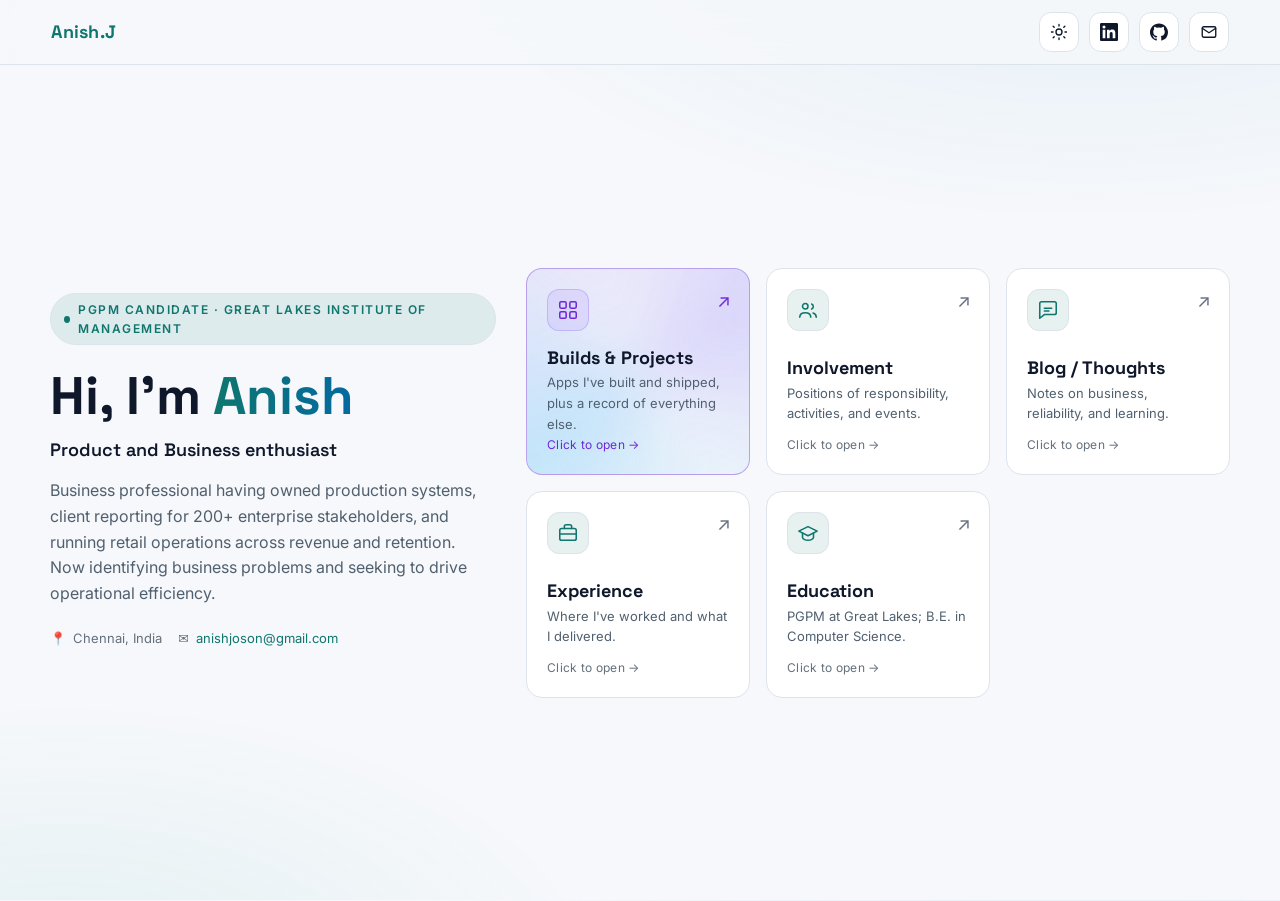
<file: index.html>
<!DOCTYPE html>
<html lang="en">
<head>
  <meta charset="UTF-8">
  <meta name="viewport" content="width=device-width, initial-scale=1.0">
  <title>Anish J — Portfolio</title>
  <meta name="description" content="Anish J — Product and Business enthusiast, PGPM candidate at Great Lakes. Builds, experience, education and thoughts.">
  <link rel="icon" type="image/png" href="loading-bar.png">
  <link rel="preconnect" href="https://fonts.googleapis.com">
  <link rel="preconnect" href="https://fonts.gstatic.com" crossorigin>
  <link href="https://fonts.googleapis.com/css2?family=Inter:wght@400;500;600;700;800&family=Space+Grotesk:wght@500;600;700&display=swap" rel="stylesheet">
  <link rel="stylesheet" href="styles.css">
  <link rel="alternate" type="application/rss+xml" title="Anish J — Thoughts" href="feed.xml">
  <script>(function(){try{var t=localStorage.getItem('theme');if(!t){t=(window.matchMedia&&window.matchMedia('(prefers-color-scheme: light)').matches)?'light':'dark';}if(t==='light')document.documentElement.setAttribute('data-theme','light');}catch(e){}})();</script>
</head>
<body class="home">

  <!-- Top bar with hover-preview tabs -->
  <header class="topbar">
    <div class="wrap topbar-inner">
      <a class="brand" href="index.html">Anish<span class="dot">.</span>J</a>
      <div class="topbar-cta">
        <button class="theme-toggle" type="button" aria-label="Toggle theme">
          <span class="ic-moon"><svg viewBox="0 0 24 24" fill="none" stroke="currentColor" stroke-width="1.8" stroke-linecap="round" stroke-linejoin="round"><path d="M21 12.8A9 9 0 1 1 11.2 3a7 7 0 0 0 9.8 9.8z"/></svg></span>
          <span class="ic-sun"><svg viewBox="0 0 24 24" fill="none" stroke="currentColor" stroke-width="1.8" stroke-linecap="round" stroke-linejoin="round"><circle cx="12" cy="12" r="4"/><path d="M12 2v2M12 20v2M4 12H2M22 12h-2M5.6 5.6 4.2 4.2M19.8 19.8l-1.4-1.4M18.4 5.6l1.4-1.4M4.2 19.8l1.4-1.4"/></svg></span>
        </button>
        <a class="icon-btn" href="https://www.linkedin.com/in/anish-j-" target="_blank" rel="noopener" aria-label="LinkedIn" title="LinkedIn"><svg viewBox="0 0 24 24" fill="currentColor" aria-hidden="true"><path d="M20.45 20.45h-3.56v-5.57c0-1.33-.03-3.04-1.85-3.04-1.86 0-2.14 1.45-2.14 2.94v5.67H9.34V9h3.42v1.56h.05c.48-.9 1.64-1.85 3.37-1.85 3.6 0 4.27 2.37 4.27 5.45v6.29zM5.34 7.43a2.07 2.07 0 1 1 0-4.14 2.07 2.07 0 0 1 0 4.14zM7.12 20.45H3.56V9h3.56v11.45zM22.22 0H1.77C.79 0 0 .77 0 1.72v20.56C0 23.23.79 24 1.77 24h20.45c.98 0 1.78-.77 1.78-1.72V1.72C24 .77 23.2 0 22.22 0z"/></svg></a>
        <a class="icon-btn" href="https://github.com/anish-site" target="_blank" rel="noopener" aria-label="GitHub" title="GitHub"><svg viewBox="0 0 24 24" fill="currentColor" aria-hidden="true"><path d="M12 .5C5.37.5 0 5.78 0 12.29c0 5.2 3.44 9.6 8.21 11.16.6.11.82-.25.82-.56v-2.1c-3.34.71-4.04-1.6-4.04-1.6-.55-1.36-1.34-1.72-1.34-1.72-1.09-.73.08-.72.08-.72 1.2.08 1.84 1.21 1.84 1.21 1.07 1.79 2.81 1.27 3.5.97.11-.76.42-1.27.76-1.56-2.67-.3-5.47-1.31-5.47-5.84 0-1.29.47-2.34 1.24-3.17-.12-.3-.54-1.52.12-3.18 0 0 1.01-.32 3.3 1.21a11.5 11.5 0 0 1 6 0c2.29-1.53 3.3-1.21 3.3-1.21.66 1.66.24 2.88.12 3.18.77.83 1.24 1.88 1.24 3.17 0 4.54-2.81 5.53-5.49 5.83.43.37.81 1.1.81 2.22v3.29c0 .31.21.68.82.56A12.02 12.02 0 0 0 24 12.29C24 5.78 18.63.5 12 .5z"/></svg></a>
        <a class="icon-btn" href="mailto:anishjoson@gmail.com" aria-label="Email" title="Email"><svg viewBox="0 0 24 24" fill="none" stroke="currentColor" stroke-width="1.8" stroke-linecap="round" stroke-linejoin="round" aria-hidden="true"><rect x="3" y="5" width="18" height="14" rx="2"/><path d="m3 7 9 6 9-6"/></svg></a>
      </div>
    </div>
  </header>

  <!-- Single-view stage -->
  <main class="stage">
    <div class="wrap stage-grid">

      <!-- Identity -->
      <section class="identity">
        <span class="eyebrow"><span class="pulse"></span> <span id="status"></span></span>
        <h1>Hi, I'm <span class="grad" id="firstname"></span></h1>
        <p class="role" id="role"></p>
        <p class="tagline" id="tagline"></p>
        <div class="meta">
          <span>📍 <span id="location"></span></span>
          <span>✉ <a id="emaillink" href="#"></a></span>
        </div>
      </section>

      <!-- Bento grid of tiles -->
      <section class="bento" id="bento" aria-label="Portfolio sections"><!-- rendered by JS --></section>

    </div>
  </main>

  <script src="data.js"></script>
  <script src="ui.js"></script>
  <script>
    (function (global) {
      var p = PORTFOLIO.profile;
      var S = PORTFOLIO.sections;
      var order = PORTFOLIO.order;

      // Identity
      document.getElementById('status').textContent = p.status;
      document.getElementById('firstname').textContent = p.name.split(' ')[0];
      document.getElementById('role').textContent = p.role;
      document.getElementById('tagline').textContent = p.tagline;
      document.getElementById('location').textContent = p.location;
      var em = document.getElementById('emaillink');
      em.textContent = p.email; em.href = 'mailto:' + p.email;

      // Bento tiles
      var bentoEl = document.getElementById('bento');
      bentoEl.innerHTML = order.map(function (key) {
        var s = S[key];
        return '' +
          '<a class="tile' + (key === 'builds' ? ' tile-builds' : '') + '" href="detail.html?s=' + key + '" aria-label="Open ' + s.label + '">' +
            '<span class="tile-arrow">↗</span>' +
            '<span class="tile-ico">' + s.icon + '</span>' +
            '<div>' +
              '<h3>' + s.label + '</h3>' +
              '<p class="tile-tag">' + s.tagline + '</p>' +
            '</div>' +
            '<span class="tile-hint">Click to open →</span>' +
          '</a>';
      }).join('');

      // Mild "magic": tiles lean toward the cursor, with a glow that follows it
      var fine = !window.matchMedia || window.matchMedia('(hover: hover) and (pointer: fine)').matches;
      var calm = window.matchMedia && window.matchMedia('(prefers-reduced-motion: reduce)').matches;
      if (fine) {
        Array.prototype.forEach.call(bentoEl.querySelectorAll('.tile'), function (t) {
          t.addEventListener('pointermove', function (e) {
            var r = t.getBoundingClientRect();
            var px = (e.clientX - r.left) / r.width;
            var py = (e.clientY - r.top) / r.height;
            t.style.setProperty('--mx', (px * 100).toFixed(1) + '%');
            t.style.setProperty('--my', (py * 100).toFixed(1) + '%');
            if (!calm) {
              t.style.setProperty('--ry', ((px - 0.5) * 6).toFixed(2) + 'deg');
              t.style.setProperty('--rx', ((0.5 - py) * 6).toFixed(2) + 'deg');
            }
          });
          t.addEventListener('pointerleave', function () {
            t.style.setProperty('--rx', '0deg');
            t.style.setProperty('--ry', '0deg');
          });
        });
      }
    })(window);
  </script>
  <script src="theme.js"></script>
</body>
</html>
</file>
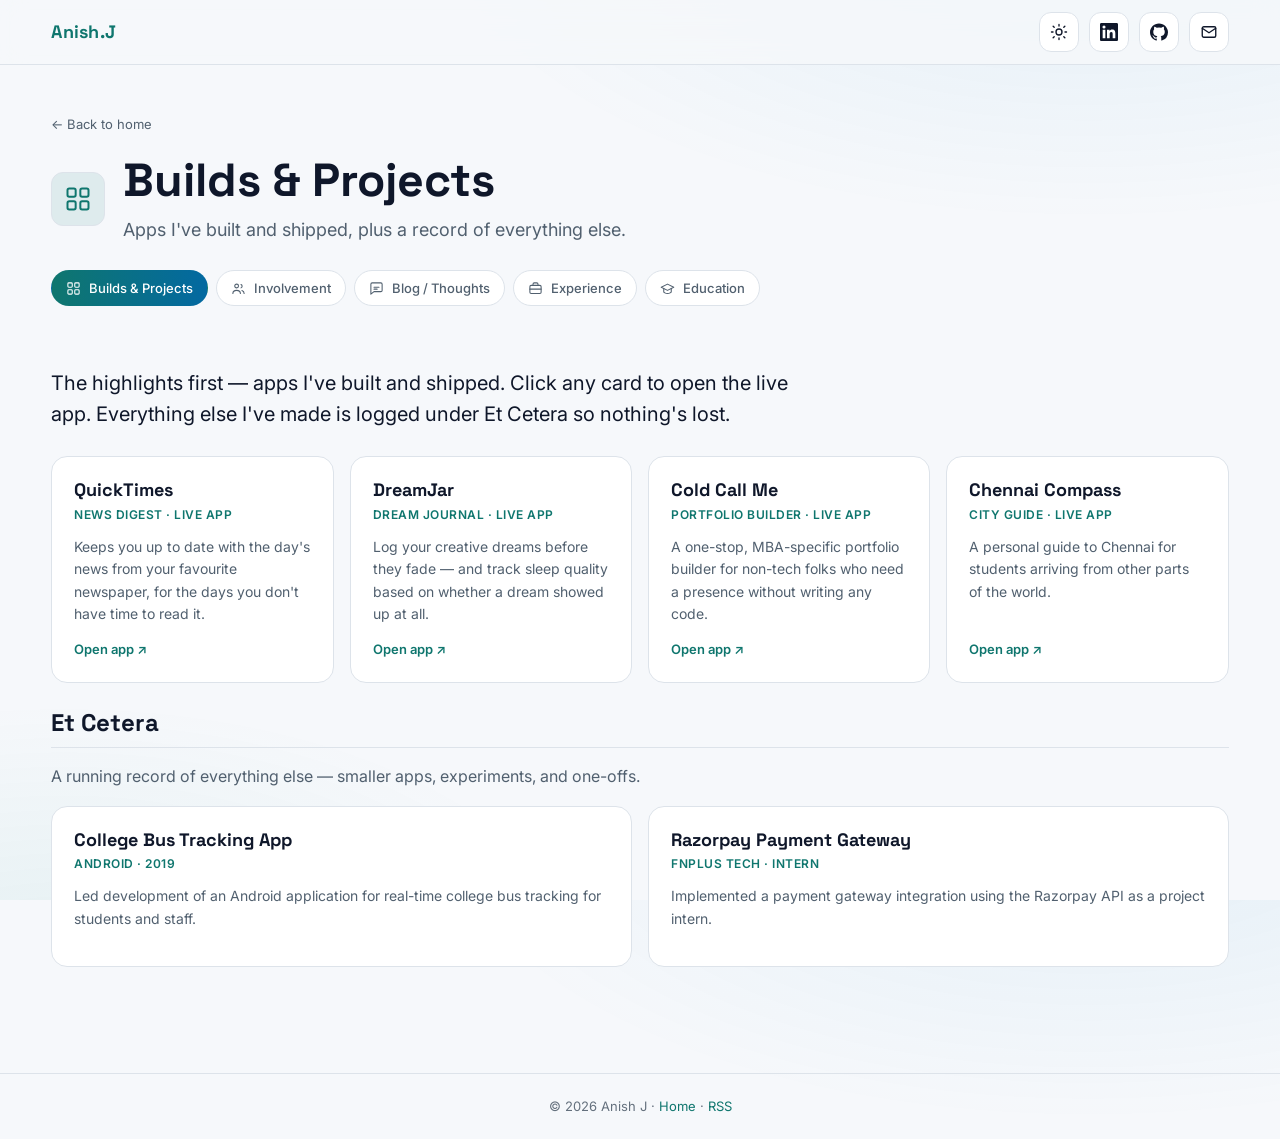
<file: detail.html>
<!DOCTYPE html>
<html lang="en">
<head>
  <meta charset="UTF-8">
  <meta name="viewport" content="width=device-width, initial-scale=1.0">
  <title>Anish J — Detail</title>
  <meta name="description" content="Detailed view — Anish J portfolio.">
  <link rel="icon" type="image/png" href="loading-bar.png">
  <link rel="preconnect" href="https://fonts.googleapis.com">
  <link rel="preconnect" href="https://fonts.gstatic.com" crossorigin>
  <link href="https://fonts.googleapis.com/css2?family=Inter:wght@400;500;600;700;800&family=Space+Grotesk:wght@500;600;700&display=swap" rel="stylesheet">
  <link rel="stylesheet" href="styles.css">
  <link rel="alternate" type="application/rss+xml" title="Anish J — Thoughts" href="feed.xml">
  <script>(function(){try{var t=localStorage.getItem('theme');if(!t){t=(window.matchMedia&&window.matchMedia('(prefers-color-scheme: light)').matches)?'light':'dark';}if(t==='light')document.documentElement.setAttribute('data-theme','light');}catch(e){}})();</script>
</head>
<body class="detail">

  <header class="topbar">
    <div class="wrap topbar-inner">
      <a class="brand" href="index.html">Anish<span class="dot">.</span>J</a>
      <div class="topbar-cta">
        <button class="theme-toggle" type="button" aria-label="Toggle theme">
          <span class="ic-moon"><svg viewBox="0 0 24 24" fill="none" stroke="currentColor" stroke-width="1.8" stroke-linecap="round" stroke-linejoin="round"><path d="M21 12.8A9 9 0 1 1 11.2 3a7 7 0 0 0 9.8 9.8z"/></svg></span>
          <span class="ic-sun"><svg viewBox="0 0 24 24" fill="none" stroke="currentColor" stroke-width="1.8" stroke-linecap="round" stroke-linejoin="round"><circle cx="12" cy="12" r="4"/><path d="M12 2v2M12 20v2M4 12H2M22 12h-2M5.6 5.6 4.2 4.2M19.8 19.8l-1.4-1.4M18.4 5.6l1.4-1.4M4.2 19.8l1.4-1.4"/></svg></span>
        </button>
        <a class="icon-btn" href="https://www.linkedin.com/in/anish-j-" target="_blank" rel="noopener" aria-label="LinkedIn" title="LinkedIn"><svg viewBox="0 0 24 24" fill="currentColor" aria-hidden="true"><path d="M20.45 20.45h-3.56v-5.57c0-1.33-.03-3.04-1.85-3.04-1.86 0-2.14 1.45-2.14 2.94v5.67H9.34V9h3.42v1.56h.05c.48-.9 1.64-1.85 3.37-1.85 3.6 0 4.27 2.37 4.27 5.45v6.29zM5.34 7.43a2.07 2.07 0 1 1 0-4.14 2.07 2.07 0 0 1 0 4.14zM7.12 20.45H3.56V9h3.56v11.45zM22.22 0H1.77C.79 0 0 .77 0 1.72v20.56C0 23.23.79 24 1.77 24h20.45c.98 0 1.78-.77 1.78-1.72V1.72C24 .77 23.2 0 22.22 0z"/></svg></a>
        <a class="icon-btn" href="https://github.com/anish-site" target="_blank" rel="noopener" aria-label="GitHub" title="GitHub"><svg viewBox="0 0 24 24" fill="currentColor" aria-hidden="true"><path d="M12 .5C5.37.5 0 5.78 0 12.29c0 5.2 3.44 9.6 8.21 11.16.6.11.82-.25.82-.56v-2.1c-3.34.71-4.04-1.6-4.04-1.6-.55-1.36-1.34-1.72-1.34-1.72-1.09-.73.08-.72.08-.72 1.2.08 1.84 1.21 1.84 1.21 1.07 1.79 2.81 1.27 3.5.97.11-.76.42-1.27.76-1.56-2.67-.3-5.47-1.31-5.47-5.84 0-1.29.47-2.34 1.24-3.17-.12-.3-.54-1.52.12-3.18 0 0 1.01-.32 3.3 1.21a11.5 11.5 0 0 1 6 0c2.29-1.53 3.3-1.21 3.3-1.21.66 1.66.24 2.88.12 3.18.77.83 1.24 1.88 1.24 3.17 0 4.54-2.81 5.53-5.49 5.83.43.37.81 1.1.81 2.22v3.29c0 .31.21.68.82.56A12.02 12.02 0 0 0 24 12.29C24 5.78 18.63.5 12 .5z"/></svg></a>
        <a class="icon-btn" href="mailto:anishjoson@gmail.com" aria-label="Email" title="Email"><svg viewBox="0 0 24 24" fill="none" stroke="currentColor" stroke-width="1.8" stroke-linecap="round" stroke-linejoin="round" aria-hidden="true"><rect x="3" y="5" width="18" height="14" rx="2"/><path d="m3 7 9 6 9-6"/></svg></a>
      </div>
    </div>
  </header>

  <main class="wrap">
    <div class="detail-head">
      <a class="crumb" href="index.html">← Back to home</a>
      <div class="d-titlerow">
        <div class="d-ico" id="d-ico"></div>
        <div>
          <h1 id="d-title"></h1>
          <p class="d-tagline" id="d-tagline"></p>
        </div>
      </div>
      <nav class="section-nav" id="section-nav"><!-- rendered by JS --></nav>
    </div>
    <div class="detail-body" id="detail-body"><!-- rendered by JS --></div>
  </main>

  <footer class="foot">
    <div class="wrap">© <span id="year"></span> Anish J · <a href="index.html">Home</a> · <a href="feed.xml">RSS</a></div>
  </footer>

  <script src="config.js"></script>
  <script src="data.js"></script>
  <script src="ui.js"></script>
  <script src="blog.js"></script>
  <script src="builds.js"></script>
  <script>
    (function (global) {
      var S = PORTFOLIO.sections;
      var order = PORTFOLIO.order;

      // ---- pick section from URL ----
      var params = new URLSearchParams(window.location.search);
      var key = params.get('s');
      if (!key || !S[key]) key = order[0];
      var sec = S[key];

      document.title = 'Anish J — ' + sec.label;

      // ---- tiny inline formatter: **bold**, *italic* ----
      function fmt(t) {
        return t
          .replace(/&/g, '&amp;').replace(/</g, '&lt;').replace(/>/g, '&gt;')
          .replace(/\*\*(.+?)\*\*/g, '<strong>$1</strong>')
          .replace(/\*(.+?)\*/g, '<em>$1</em>');
      }

      // ---- header ----
      document.getElementById('d-ico').innerHTML = sec.icon;
      document.getElementById('d-title').textContent = sec.label;
      document.getElementById('d-tagline').textContent = sec.tagline;
      document.getElementById('year').textContent = new Date().getFullYear();

      // ---- section pills ----
      document.getElementById('section-nav').innerHTML = order.map(function (k) {
        var s = S[k];
        var cur = (k === key);
        return '<a class="pill' + (cur ? ' active' : '') + '" href="detail.html?s=' + k + '"' +
          (cur ? ' aria-current="page"' : '') + '>' + s.icon + s.label + '</a>';
      }).join('');

      // ---- shared card markup (used by the static blocks and the live loader) ----
      function esc(s) { return String(s).replace(/&/g, '&amp;').replace(/</g, '&lt;').replace(/>/g, '&gt;').replace(/"/g, '&quot;'); }
      function cardHtml(c) {
        var ext = c.link && /^https?:/i.test(c.link);
        var inner = '<h3>' + fmt(c.title) + '</h3>' +
          (c.meta ? '<p class="c-meta">' + fmt(c.meta) + '</p>' : '') +
          '<p class="c-text">' + fmt(c.text) + '</p>' +
          (c.link ? '<span class="c-link">' + (c.linkText || (ext ? 'Open app ↗' : 'Read →')) + '</span>' : '');
        if (ext) return '<a class="c-card c-card-link" href="' + esc(c.link) + '" target="_blank" rel="noopener">' + inner + '</a>';
        return '<div class="c-card">' + inner + '</div>';
      }

      // ---- block renderers ----
      function renderBlock(b) {
        switch (b.type) {
          case 'lead':
            return '<div class="blk"><p class="blk-lead">' + fmt(b.text) + '</p></div>';
          case 'heading':
            return '<div class="blk"><h2 class="blk-heading">' + fmt(b.text) + '</h2></div>';
          case 'para':
            return '<div class="blk"><p class="blk-para">' + fmt(b.text) + '</p></div>';
          case 'list':
            return '<div class="blk"><ul class="blk-list">' +
              b.items.map(function (i) { return '<li>' + fmt(i) + '</li>'; }).join('') + '</ul></div>';
          case 'timeline':
            return '<div class="blk"><div class="tl">' + b.entries.map(function (e) {
              return '<div class="tl-item"><div class="tl-card">' +
                '<div class="tl-top"><div><h3>' + fmt(e.title) + '</h3>' +
                '<div class="tl-org">' + fmt(e.org) + '</div></div>' +
                '<div class="tl-when">' + fmt(e.when) + '</div></div>' +
                '<div class="tl-place">' + fmt(e.place) + '</div>' +
                '<ul>' + e.points.map(function (p) { return '<li>' + fmt(p) + '</li>'; }).join('') + '</ul>' +
                '</div></div>';
            }).join('') + '</div></div>';
          case 'explist':
            return '<div class="blk"><div class="exp">' + b.entries.map(function (e) {
              return '<details class="exp-item"><summary class="exp-head">' +
                '<span class="exp-id">' +
                  '<span class="exp-role">' + fmt(e.title) + '</span>' +
                  '<span class="exp-org">' + fmt(e.org) + '</span>' +
                  '<span class="exp-place">' + fmt(e.place) + '</span>' +
                '</span>' +
                '<span class="exp-right">' +
                  '<span class="exp-when">' + fmt(e.when) + '</span>' +
                  '<span class="exp-chev" aria-hidden="true">⌄</span>' +
                '</span>' +
                '</summary><div class="exp-body">' +
                '<ul>' + e.points.map(function (p) { return '<li>' + fmt(p) + '</li>'; }).join('') + '</ul>' +
                (e.skills ? '<div class="chips exp-skills">' +
                  e.skills.map(function (s) { return '<span class="chip">' + fmt(s) + '</span>'; }).join('') +
                '</div>' : '') +
                '</div></details>';
            }).join('') + '</div></div>';
          case 'tags':
            return '<div class="blk"><div class="tag-groups">' + b.groups.map(function (g) {
              return '<div class="tag-group"><h4><span class="gdot"></span>' + fmt(g.label) + '</h4>' +
                '<div class="chips">' + g.items.map(function (i) { return '<span class="chip">' + fmt(i) + '</span>'; }).join('') +
                '</div></div>';
            }).join('') + '</div></div>';
          case 'cards':
            // A group with nothing in it stays hidden (heading too) until the
            // live loader fills it.
            return '<section class="blk"' + (b.items.length ? '' : ' hidden') + '>' +
              (b.heading ? '<h2 class="blk-heading">' + fmt(b.heading) + '</h2>' : '') +
              (b.intro ? '<p class="blk-para blk-intro">' + fmt(b.intro) + '</p>' : '') +
              '<div class="cards"' + (b.group ? ' data-group="' + esc(b.group) + '"' : '') + '>' +
              b.items.map(cardHtml).join('') + '</div></section>';
          case 'posts':
            return '<div class="blk" id="posts" aria-live="polite"></div>';
          case 'note':
            return '<div class="blk"><div class="note"><span class="note-i">✎</span><span>' + fmt(b.text) + '</span></div></div>';
          default:
            return '';
        }
      }

      var bodyEl = document.getElementById('detail-body');
      bodyEl.innerHTML = sec.blocks.map(renderBlock).join('');
      bodyEl.classList.add('fade-in');   // soft transition when switching sections

      // ---- Builds: load live cards from /builds Markdown (falls back to data.js) ----
      if (key === 'builds' && global.BuildsSource) {
        global.BuildsSource.fetchBuilds().then(function (groups) {
          if (!groups) return; // listing failed — keep the built-in cards
          Object.keys(groups).forEach(function (g) {
            var items = groups[g];
            if (!items || !items.length) return; // empty group keeps its fallback
            var el = document.querySelector('#detail-body .cards[data-group="' + g + '"]');
            if (!el) return;
            el.innerHTML = items.map(cardHtml).join('');
            el.closest('.blk').hidden = false;
          });
        });
      }

      // ---- Blog: posts from /posts Markdown, with loading / empty / error states ----
      var postsEl = document.getElementById('posts');
      if (postsEl && global.BlogSource) {
        var loadPosts = function (retryBtn) {
          postsEl.setAttribute('aria-busy', 'true');
          if (retryBtn) global.UI.busy(retryBtn, true, 'Retrying…');
          else postsEl.innerHTML = global.UI.skeleton(3, 'Loading posts…');

          global.BlogSource.fetchBlogs().then(function (posts) {
            postsEl.removeAttribute('aria-busy');

            if (posts === null) {                       // couldn't load at all
              postsEl.innerHTML = global.UI.state({
                kind: 'error',
                title: "Couldn't load posts",
                text: 'Something went wrong fetching posts. Check your connection and try again.',
                action: '<button class="btn btn-ghost" type="button" data-retry>Try again</button>'
              });
              postsEl.querySelector('[data-retry]').addEventListener('click', function () { loadPosts(this); });
              return;
            }
            if (!posts.length) {                        // loaded fine, nothing published
              postsEl.innerHTML = global.UI.state({
                kind: 'empty',
                title: 'No posts yet',
                text: "Nothing published here yet — check back soon.",
                action: '<a class="btn btn-ghost" href="detail.html?s=builds">See what I\'ve built →</a>'
              });
              return;
            }

            postsEl.innerHTML = '<div class="cards">' + posts.map(function (p) {
              var meta = [p.category, p.date].filter(Boolean).join(' · ');
              return '<a class="c-card c-card-link" data-category="' + esc(p.category || '') + '" href="post.html?p=' + encodeURIComponent(p.slug) + '">' +
                '<h3>' + fmt(p.title) + '</h3>' +
                (meta ? '<p class="c-meta">' + fmt(meta) + '</p>' : '') +
                '<p class="c-text">' + fmt(p.summary) + '</p>' +
                '<span class="c-link">Read →</span></a>';
            }).join('') + '</div>';
            var container = postsEl.querySelector('.cards');

            // category filter chips (only when there's more than one category)
            var cats = {};
            posts.forEach(function (p) { var c = (p.category || '').trim(); if (c) cats[c] = (cats[c] || 0) + 1; });
            var catNames = Object.keys(cats);
            if (catNames.length > 1) {
              var chips = '<button class="filter-chip active" type="button" aria-pressed="true" data-cat="*">All <span class="fc-count">' + posts.length + '</span></button>' +
                catNames.map(function (c) {
                  return '<button class="filter-chip" type="button" aria-pressed="false" data-cat="' + esc(c) + '">' + esc(c) + ' <span class="fc-count">' + cats[c] + '</span></button>';
                }).join('');
              container.insertAdjacentHTML('beforebegin', '<div class="blog-filter" role="group" aria-label="Filter posts">' + chips + '</div>');
              postsEl.querySelector('.blog-filter').addEventListener('click', function (e) {
                var btn = e.target.closest('.filter-chip'); if (!btn) return;
                var cat = btn.getAttribute('data-cat');
                this.querySelectorAll('.filter-chip').forEach(function (b) {
                  b.classList.toggle('active', b === btn);
                  b.setAttribute('aria-pressed', b === btn ? 'true' : 'false');
                });
                container.querySelectorAll('.c-card').forEach(function (card) {
                  var show = (cat === '*') || (card.getAttribute('data-category') === cat);
                  card.classList.toggle('is-hidden', !show);
                  if (show) { card.classList.remove('fade-in'); void card.offsetWidth; card.classList.add('fade-in'); }
                });
              });
            }
          });
        };
        loadPosts();
      }
    })(window);
  </script>
  <script src="theme.js"></script>
</body>
</html>
</file>
<file: styles.css>
/* ============================================================
   Anish J — Portfolio styles (shared by index.html & detail.html)
   ============================================================ */

:root {
  --bg: #0c0f12;
  --bg-soft: #12171c;
  --card: #161c22;
  --card-2: #1b232b;
  --border: #232c35;
  --border-soft: #1d252d;
  --text: #e8edf2;
  --muted: #9aa7b4;
  --faint: #8a96a3;
  --accent: #2dd4bf;
  --accent-2: #38bdf8;
  --accent-soft: rgba(45, 212, 191, 0.12);
  --shadow: 0 18px 44px rgba(0, 0, 0, 0.5);
  --maxw: 1180px;

  /* Type scale — rem, so text follows the reader's browser text-size setting */
  --fs-2xs: .75rem;      /* 12px  labels, counts, fine print */
  --fs-xs: .8125rem;     /* 13px  meta, pills, captions */
  --fs-sm: .875rem;      /* 14px  card body, buttons */
  --fs-base: 1rem;       /* 16px  body */
  --fs-md: 1.125rem;     /* 18px  card titles, reading text */
  --fs-lg: 1.25rem;      /* 20px  lead text, sub-headings */
  --fs-xl: 1.5rem;       /* 24px  section headings */
  --fs-2xl: 2rem;        /* 32px  markdown h1 */
  --fs-display: clamp(2rem, 4.5vw, 2.9rem);   /* page titles */
  --fs-hero: clamp(2.2rem, 4.4vw, 3.3rem);    /* home greeting */

  /* Corner radii */
  --r-sm: 8px;           /* chips, inline code */
  --r-md: 12px;          /* buttons, icon boxes, callouts */
  --r-lg: 16px;          /* cards and tiles */
  --r-xl: 24px;          /* overlays */
  --r-pill: 999px;
  --radius: var(--r-lg);

  /* Spacing */
  --gap: 16px;           /* between cards in any grid */
  --pad-card: 22px;      /* inside every content card */
  --tap: 44px;           /* minimum touch target */

  --on-accent: #07221f;  /* text on accent-filled surfaces */
  --danger: #f87171;
  --danger-soft: rgba(248, 113, 113, 0.12);
  --violet: #c4b5fd;     /* Builds accent */
  --violet-line: rgba(167, 139, 250, 0.55);
  --focus: 0 0 0 3px var(--accent-soft), 0 0 0 1px var(--accent);
  --bg-grad-a: rgba(56, 189, 248, 0.10);
  --bg-grad-b: rgba(45, 212, 191, 0.10);
  --topbar-bg: rgba(12, 15, 18, 0.78);
}

/* ---------------- Light theme ---------------- */
:root[data-theme="light"] {
  --bg: #f6f8fb;
  --bg-soft: #eceff4;
  --card: #ffffff;
  --card-2: #f4f7fa;
  --border: #dde3ea;
  --border-soft: #e8edf2;
  --text: #0f172a;
  --muted: #51606f;
  --faint: #64707d;
  --accent: #0f766e;
  --accent-2: #0369a1;
  --accent-soft: rgba(15, 118, 110, 0.10);
  --on-accent: #ffffff;
  --danger: #b91c1c;
  --danger-soft: rgba(185, 28, 28, 0.08);
  --violet: #6d28d9;
  --violet-line: rgba(109, 40, 217, 0.40);
  --shadow: 0 18px 40px rgba(15, 23, 42, 0.12);
  --bg-grad-a: rgba(2, 132, 199, 0.08);
  --bg-grad-b: rgba(13, 148, 136, 0.08);
  --topbar-bg: rgba(246, 248, 251, 0.82);
}
:root { color-scheme: dark; }
:root[data-theme="light"] { color-scheme: light; }

* { box-sizing: border-box; }

html, body { height: 100%; }

body {
  margin: 0;
  font-family: 'Inter', system-ui, -apple-system, sans-serif;
  background:
    radial-gradient(1100px 520px at 85% -10%, var(--bg-grad-a), transparent 60%),
    radial-gradient(900px 480px at 5% 110%, var(--bg-grad-b), transparent 60%),
    var(--bg);
  color: var(--text);
  line-height: 1.6;
  -webkit-font-smoothing: antialiased;
  transition: background-color .3s, color .3s;
}

/* ============================================================
   CONTROLS — one look per kind, each with hover / pressed /
   focus / disabled states.
   ============================================================ */

/* Square icon buttons: theme toggle, LinkedIn / GitHub / Mail, menu */
.theme-toggle, .icon-btn, .menu-btn {
  width: 40px; height: 40px; border-radius: var(--r-md); flex: 0 0 auto;
  display: inline-flex; align-items: center; justify-content: center;
  background: var(--card); border: 1px solid var(--border); color: var(--text);
  cursor: pointer; padding: 0; font: inherit;
  transition: border-color .2s, transform .15s, color .2s, background .2s;
}
.theme-toggle svg, .icon-btn svg, .menu-btn svg { width: 18px; height: 18px; }
.theme-toggle .ic-sun { display: none; }
.theme-toggle .ic-moon { display: inline-flex; }
:root[data-theme="light"] .theme-toggle .ic-sun { display: inline-flex; }
:root[data-theme="light"] .theme-toggle .ic-moon { display: none; }

/* Pill-shaped toggles: section pills, blog filter chips */
.pill, .filter-chip {
  display: inline-flex; align-items: center; gap: 8px; min-height: 36px; padding: 0 14px;
  border-radius: var(--r-pill); border: 1px solid var(--border); background: var(--card);
  color: var(--muted); font: inherit; font-size: var(--fs-xs); font-weight: 500; cursor: pointer;
  transition: color .2s, border-color .2s, background .2s, transform .15s;
}
.pill svg { width: 15px; height: 15px; }
.pill.active, .filter-chip.active {
  color: var(--on-accent); background: linear-gradient(90deg, var(--accent), var(--accent-2)); border-color: transparent;
}
.filter-chip .fc-count { font-size: var(--fs-2xs); opacity: .85; }
.blog-filter { display: flex; flex-wrap: wrap; gap: 8px; margin: 0 0 22px; }

/* Text buttons */
.btn {
  display: inline-flex; align-items: center; justify-content: center; gap: 8px;
  min-height: 40px; padding: 0 18px; border-radius: var(--r-md);
  font: inherit; font-weight: 600; font-size: var(--fs-sm); cursor: pointer;
  border: 1px solid transparent;
  transition: transform .15s, box-shadow .2s, border-color .2s, background .2s, color .2s;
}
.btn-primary { background: linear-gradient(90deg, var(--accent), var(--accent-2)); color: var(--on-accent); }
.btn-ghost { border-color: var(--border); color: var(--text); background: var(--card); }
.btn-sm { min-height: 34px; padding: 0 14px; font-size: var(--fs-xs); }

/* hover (pointer devices only, so taps don't leave things stuck "hovered") */
@media (hover: hover) {
  .theme-toggle:hover, .icon-btn:hover, .menu-btn:hover { border-color: var(--accent); color: var(--accent); transform: translateY(-2px); }
  .pill:not(.active):hover, .filter-chip:not(.active):hover { color: var(--text); border-color: var(--accent); }
  .btn-primary:hover { transform: translateY(-2px); box-shadow: 0 12px 28px var(--accent-soft); color: var(--on-accent); }
  .btn-ghost:hover { transform: translateY(-2px); border-color: var(--accent); color: var(--text); }
}
/* pressed */
.theme-toggle:active, .icon-btn:active, .menu-btn:active,
.pill:active, .filter-chip:active, .btn:active { transform: translateY(0) scale(.96); }
/* keyboard focus */
.theme-toggle:focus-visible, .icon-btn:focus-visible, .menu-btn:focus-visible,
.pill:focus-visible, .filter-chip:focus-visible, .btn:focus-visible,
.crumb:focus-visible, .brand:focus-visible, .m-link:focus-visible, .m-social-link:focus-visible {
  outline: none; box-shadow: var(--focus);
}
/* disabled / busy */
.btn:disabled, .btn[aria-disabled="true"], .theme-toggle:disabled, .icon-btn[aria-disabled="true"],
.pill[aria-disabled="true"], .filter-chip:disabled {
  opacity: .5; cursor: not-allowed; transform: none; box-shadow: none; pointer-events: none;
}
.btn[aria-busy="true"] { opacity: .75; cursor: progress; }

.c-card.is-hidden { display: none; }

a { color: var(--accent); text-decoration: none; transition: color .2s; }
@media (hover: hover) { a:hover { color: var(--accent-2); } }  /* no sticky hover after a tap */

h1, h2, h3 { font-family: 'Space Grotesk', 'Inter', sans-serif; line-height: 1.18; overflow-wrap: break-word; hyphens: auto; }
p, li, .c-card, .tl-card, .exp-item { overflow-wrap: break-word; }
[hidden] { display: none !important; }
img, svg { max-width: 100%; }

.wrap { width: 92%; max-width: var(--maxw); margin: 0 auto; }

/* ---------------- Top navigation / tabs ---------------- */
.topbar {
  position: sticky; top: 0; z-index: 200;
  background: var(--topbar-bg);
  backdrop-filter: blur(12px);
  border-bottom: 1px solid var(--border);
}
.topbar-inner {
  display: flex; align-items: center; justify-content: space-between;
  height: 64px; gap: 18px;
}
.brand {
  font-family: 'Space Grotesk', sans-serif; font-weight: 700;
  font-size: var(--fs-md); letter-spacing: .3px; white-space: nowrap;
  display: inline-flex; align-items: center; min-height: 40px;
}
.brand .dot { color: var(--accent); }
.brand:hover { color: var(--text); }
.brand:focus-visible { border-radius: var(--r-sm); }

.tabs { display: flex; align-items: stretch; gap: 4px; }

.tab { position: relative; }
.tab > a {
  display: inline-flex; align-items: center; gap: 8px;
  height: 64px; padding: 0 14px;
  color: var(--muted); font-size: var(--fs-sm); font-weight: 500;
  letter-spacing: .3px; border-bottom: 2px solid transparent;
  transition: color .2s, border-color .2s;
}
.tab > a .tab-ico { width: 17px; height: 17px; display: inline-flex; }
.tab > a .tab-ico svg { width: 17px; height: 17px; }
.tab:hover > a, .tab.active > a { color: var(--text); border-bottom-color: var(--accent); }

.topbar-cta { display: flex; align-items: center; gap: 10px; }

/* ---------------- Full-screen glance overlay ---------------- */
.glance-overlay {
  position: fixed; inset: 0; z-index: 600;
  display: flex; align-items: center; justify-content: center;
  padding: 4vh 4vw;
  background: rgba(8, 10, 13, 0.84);
  backdrop-filter: blur(9px);
  opacity: 0; visibility: hidden;
  transition: opacity .22s ease, visibility .22s ease;
  pointer-events: none; /* never steal hover/click from the element underneath */
}
.glance-overlay.show { opacity: 1; visibility: visible; }
.glance-card {
  width: 100%; max-width: 960px;
  background: var(--card); border: 1px solid var(--border);
  border-radius: var(--r-xl); box-shadow: var(--shadow);
  padding: clamp(26px, 4vw, 48px);
  transform: translateY(14px) scale(.985);
  transition: transform .24s ease;
}
.glance-overlay.show .glance-card { transform: none; }
.g-head { display: flex; align-items: center; gap: 18px; margin-bottom: 22px; }
.g-ico {
  width: 60px; height: 60px; border-radius: var(--r-md); flex: 0 0 auto;
  display: flex; align-items: center; justify-content: center;
  background: var(--accent-soft); color: var(--accent); border: 1px solid var(--border);
}
.g-ico svg { width: 30px; height: 30px; }
.g-label { font-family: 'Space Grotesk', sans-serif; font-size: var(--fs-2xl); font-weight: 700; }
.g-tagline { color: var(--muted); font-size: var(--fs-base); }
.g-summary { font-size: var(--fs-lg); color: var(--text); line-height: 1.6; margin: 0 0 26px; max-width: 800px; }
.g-grid { display: grid; grid-template-columns: 1fr 1fr; gap: 16px 24px; }
.g-hl { background: var(--bg-soft); border: 1px solid var(--border-soft); border-radius: var(--r-md); padding: 16px 18px; }
.g-hl-h { font-weight: 600; color: var(--text); font-size: var(--fs-base); margin-bottom: 5px; }
.g-hl-t { color: var(--muted); font-size: var(--fs-base); line-height: 1.5; }
.g-foot { margin-top: 26px; color: var(--accent); font-weight: 600; font-size: var(--fs-base); }
@media (max-width: 640px) { .g-grid { grid-template-columns: 1fr; } }


/* ============================================================
   HOME (single-view, no scroll on laptop)
   ============================================================ */
body.home { overflow-x: hidden; }
.stage {
  min-height: calc(100vh - 64px); padding: 24px 0;
  display: flex; align-items: center;
}
.stage-grid {
  display: grid; grid-template-columns: 0.92fr 1.45fr;
  gap: 30px; width: 100%; align-items: center;
}

/* Identity panel */
.identity .eyebrow {
  display: inline-flex; align-items: center; gap: 8px;
  font-size: var(--fs-2xs); font-weight: 600; letter-spacing: 1.5px; text-transform: uppercase;
  color: var(--accent); padding: 6px 13px; border: 1px solid var(--border);
  border-radius: var(--r-pill); background: var(--accent-soft); margin-bottom: 20px;
}
.identity .eyebrow .pulse { width: 7px; height: 7px; border-radius: 50%; background: var(--accent); box-shadow: 0 0 0 0 rgba(45,212,191,.6); animation: pulse 2s infinite; }
@keyframes pulse { 0%{box-shadow:0 0 0 0 rgba(45,212,191,.5)} 70%{box-shadow:0 0 0 8px rgba(45,212,191,0)} 100%{box-shadow:0 0 0 0 rgba(45,212,191,0)} }
.identity h1 { font-size: var(--fs-hero); margin: 0 0 8px; font-weight: 800; }
.identity h1 .grad { background: linear-gradient(90deg, var(--accent), var(--accent-2)); -webkit-background-clip: text; background-clip: text; -webkit-text-fill-color: transparent; }
.identity .role { font-family: 'Space Grotesk', sans-serif; color: var(--text); font-size: var(--fs-md); font-weight: 600; margin: 0 0 14px; }
.identity .tagline { color: var(--muted); font-size: var(--fs-base); max-width: 430px; margin: 0 0 22px; }
.identity .meta { display: flex; flex-wrap: wrap; gap: 16px; margin-bottom: 24px; }
.identity .meta span { font-size: var(--fs-xs); color: var(--faint); display: inline-flex; align-items: center; gap: 7px; }
.identity .actions { display: flex; flex-wrap: wrap; gap: 12px; }

/* Bento grid */
.bento { display: grid; grid-template-columns: repeat(3, 1fr); grid-auto-rows: minmax(min-content, 1fr); gap: var(--gap); height: 100%; max-height: 74vh; }
.tile {
  position: relative; overflow: hidden;
  background: var(--card); border: 1px solid var(--border); border-radius: var(--radius);
  padding: 20px; display: flex; flex-direction: column; justify-content: space-between;
  cursor: pointer; text-align: left; color: inherit;
  transition: transform .25s, border-color .25s, box-shadow .25s, background .25s;
  /* --rx/--ry/--mx/--my are driven by the cursor (see index.html) */
  transform: perspective(900px) rotateX(var(--rx, 0deg)) rotateY(var(--ry, 0deg)) translateY(var(--ty, 0px));
}
.tile:hover { --ty: -5px; border-color: var(--accent); box-shadow: var(--shadow); background: var(--card-2); }

/* Soft glow that follows the cursor across the tile */
.tile::after {
  content: ""; position: absolute; inset: 0; z-index: 0; pointer-events: none;
  opacity: 0; transition: opacity .3s;
  background: radial-gradient(240px circle at var(--mx, 50%) var(--my, 50%), var(--accent-soft), transparent 62%);
}
.tile:hover::after { opacity: 1; }
.tile > * { position: relative; z-index: 1; }
.tile:focus-visible { outline: 2px solid var(--accent); outline-offset: 2px; }
.tile-ico {
  width: 42px; height: 42px; border-radius: var(--r-md); display: inline-flex; align-items: center; justify-content: center;
  background: var(--accent-soft); color: var(--accent); border: 1px solid var(--border);
}
.tile-ico svg { width: 22px; height: 22px; }
.tile h3 { margin: 16px 0 4px; font-size: var(--fs-md); }
.tile .tile-tag { color: var(--muted); font-size: var(--fs-xs); margin: 0; }
.tile .tile-arrow { position: absolute; top: 18px; right: 18px; color: var(--faint); transition: color .25s, transform .25s; font-size: var(--fs-md); }
.tile:hover .tile-arrow { color: var(--accent); transform: translate(2px, -2px); }

/* Small hint at the bottom of each tile */
.tile-hint { font-size: var(--fs-2xs); color: var(--faint); letter-spacing: .3px; transition: color .25s; }
.tile:hover .tile-hint { color: var(--accent); }

/* Featured "Builds" tile — contrasting violet box with a swirling-smoke aura */
.tile-builds {
  border-color: var(--violet-line);
  background: linear-gradient(155deg, rgba(167, 139, 250, 0.16), rgba(56, 189, 248, 0.05));
}
.tile-builds::before {
  content: ""; position: absolute; inset: -45%; z-index: 0; pointer-events: none;
  background: conic-gradient(from 0deg,
    transparent 0deg, rgba(167, 139, 250, 0.50) 60deg, transparent 140deg,
    rgba(56, 189, 248, 0.45) 230deg, transparent 320deg);
  filter: blur(26px); opacity: .5;
  animation: builds-swirl 9s linear infinite;
}
.tile-builds > * { position: relative; z-index: 1; }
.tile-builds .tile-ico { color: var(--violet); background: rgba(167, 139, 250, 0.18); border-color: rgba(167, 139, 250, 0.45); }
.tile-builds .tile-hint, .tile-builds .tile-arrow { color: var(--violet); }
.tile-builds:hover { border-color: rgba(167, 139, 250, 0.9); }
.tile-builds:hover::before { animation-duration: 4.5s; opacity: .85; }
.tile-builds::after { background: radial-gradient(240px circle at var(--mx, 50%) var(--my, 50%), rgba(167, 139, 250, 0.22), transparent 62%); }
@keyframes builds-swirl { to { transform: rotate(1turn); } }
@media (prefers-reduced-motion: reduce) { .tile-builds::before { animation: none; } }

/* ============================================================
   DETAIL PAGE (scrollable)
   ============================================================ */
body.detail { overflow-y: auto; }
.detail-head { padding: 46px 0 8px; }
.crumb { display: inline-flex; align-items: center; gap: 7px; color: var(--muted); font-size: var(--fs-xs); margin-bottom: 18px; }
.crumb:hover { color: var(--accent); }
.detail-head .d-ico {
  width: 54px; height: 54px; border-radius: var(--r-md); display: inline-flex; align-items: center; justify-content: center;
  background: var(--accent-soft); color: var(--accent); border: 1px solid var(--border); flex: 0 0 auto;
}
.d-titlerow { display: flex; align-items: center; gap: 18px; margin-bottom: 4px; }
.d-titlerow > div { min-width: 0; }
.d-titlerow h1 { margin: 0; }
.d-titlerow .d-tagline { margin: 2px 0 0; }
.detail-head .d-ico svg { width: 28px; height: 28px; }
.detail-head h1 { font-size: var(--fs-display); margin: 0 0 8px; }
.detail-head .d-tagline { color: var(--muted); font-size: var(--fs-md); margin: 0; }

/* Section pills (switch between sections on detail page) */
.section-nav { display: flex; flex-wrap: wrap; gap: 8px; margin: 26px 0 6px; }

.detail-body { padding: 28px 0 80px; }

/* Content blocks */
.blk { margin-bottom: 26px; }
.blk-heading { font-size: var(--fs-xl); margin: 12px 0 4px; padding-bottom: 10px; border-bottom: 1px solid var(--border); }
.blk-lead { font-size: var(--fs-lg); color: var(--text); line-height: 1.55; max-width: 760px; }
.blk-para { color: var(--muted); max-width: 760px; }
.blk-para strong { color: var(--text); }
.blk-list { list-style: none; padding: 0; margin: 0; display: grid; grid-template-columns: repeat(auto-fit, minmax(min(240px, 100%), 1fr)); gap: 8px 24px; max-width: 820px; }
.blk-list li { color: var(--muted); padding: 5px 0; display: flex; gap: 10px; }
.blk-list li::before { content: "▹"; color: var(--accent); }

/* Timeline */
.tl { position: relative; padding-left: 26px; }
.tl::before { content: ""; position: absolute; left: 7px; top: 6px; bottom: 6px; width: 2px; background: var(--border); }
.tl-item { position: relative; margin-bottom: 22px; }
.tl-item::before { content: ""; position: absolute; left: -23px; top: 6px; width: 12px; height: 12px; border-radius: 50%; background: var(--accent); box-shadow: 0 0 0 4px var(--bg); }
.tl-card { background: var(--card); border: 1px solid var(--border); border-radius: var(--radius); padding: var(--pad-card); transition: border-color .2s, transform .2s; }
.tl-card:hover { border-color: var(--accent); transform: translateX(2px); }
.tl-top { display: flex; flex-wrap: wrap; justify-content: space-between; gap: 6px; align-items: baseline; }
.tl-card h3 { margin: 0; font-size: var(--fs-md); }
.tl-org { color: var(--accent); font-weight: 600; font-size: var(--fs-base); }
.tl-when { color: var(--muted); font-size: var(--fs-xs); white-space: nowrap; }
.tl-place { color: var(--faint); font-size: var(--fs-xs); margin: 2px 0 12px; }
.tl-card ul { margin: 0; padding-left: 18px; }
.tl-card ul li { color: var(--muted); padding: 4px 0; }
.tl-card ul li::marker { color: var(--accent); }

/* Experience — compact role cards that open on click */
.exp { display: grid; gap: 12px; max-width: 900px; }
.exp-item {
  background: var(--card); border: 1px solid var(--border); border-radius: var(--radius);
  overflow: hidden; transition: border-color .2s, background .2s, box-shadow .2s;
}
.exp-item:hover { border-color: var(--accent); }
.exp-item[open] { border-color: var(--accent); background: var(--card-2); box-shadow: var(--shadow); }
.exp-head {
  display: flex; align-items: center; justify-content: space-between; gap: 14px;
  padding: 18px var(--pad-card); cursor: pointer; list-style: none;
}
.exp-head::-webkit-details-marker { display: none; }
.exp-head::marker { content: ""; }
.exp-head:focus-visible { outline: 2px solid var(--accent); outline-offset: -2px; }
.exp-id { display: flex; flex-direction: column; gap: 2px; min-width: 0; }
.exp-role { font-family: 'Space Grotesk', Inter, system-ui, sans-serif; font-weight: 600; font-size: var(--fs-md); }
.exp-org { color: var(--accent); font-weight: 600; font-size: var(--fs-base); }
.exp-place { color: var(--faint); font-size: var(--fs-2xs); }
.exp-right { display: flex; align-items: center; gap: 12px; flex-shrink: 0; }
.exp-when { color: var(--muted); font-size: var(--fs-xs); white-space: nowrap; }
.exp-chev { color: var(--faint); font-size: var(--fs-lg); line-height: 1; transition: transform .25s, color .25s; }
.exp-head:hover .exp-chev { color: var(--accent); }
.exp-item[open] .exp-chev { transform: rotate(180deg); color: var(--accent); }
.exp-body { padding: 2px var(--pad-card) 18px; border-top: 1px solid var(--border); animation: exp-in .25s ease-out; }
.exp-body ul { margin: 14px 0 0; padding-left: 18px; }
.exp-body ul li { color: var(--muted); padding: 4px 0; }
.exp-body ul li::marker { color: var(--accent); }
.exp-skills { margin-top: 16px; }
@keyframes exp-in { from { opacity: 0; transform: translateY(-4px); } to { opacity: 1; transform: none; } }
@media (prefers-reduced-motion: reduce) { .exp-body { animation: none; } }
@media (max-width: 560px) {
  .exp-head { flex-wrap: wrap; gap: 8px; }
  .exp-right { width: 100%; justify-content: space-between; }
}

/* Tag groups */
.tag-groups { display: grid; grid-template-columns: repeat(auto-fit, minmax(min(250px, 100%), 1fr)); gap: var(--gap); }
.tag-group { background: var(--card); border: 1px solid var(--border); border-radius: var(--radius); padding: var(--pad-card); }
.tag-group h4 { margin: 0 0 12px; font-size: var(--fs-base); display: flex; align-items: center; gap: 9px; }
.tag-group h4 .gdot { width: 8px; height: 8px; border-radius: 50%; background: var(--accent); }
.chips { display: flex; flex-wrap: wrap; gap: 8px; }
.chip { font-size: var(--fs-2xs); padding: 6px 11px; border-radius: var(--r-sm); background: var(--bg-soft); border: 1px solid var(--border); color: var(--text); }

/* Cards grid */
.cards { display: grid; grid-template-columns: repeat(auto-fit, minmax(min(280px, 100%), 1fr)); gap: var(--gap); }
.c-card { background: var(--card); border: 1px solid var(--border); border-radius: var(--radius); padding: var(--pad-card); display: flex; flex-direction: column; transition: transform .2s, border-color .2s, box-shadow .2s; }
.c-card:hover { transform: translateY(-4px); border-color: var(--accent); box-shadow: var(--shadow); }
.c-card h3 { margin: 0 0 4px; font-size: var(--fs-md); }
.c-card .c-meta { color: var(--accent); font-size: var(--fs-2xs); font-weight: 600; margin: 0 0 12px; text-transform: uppercase; letter-spacing: .5px; }
.c-card .c-text { color: var(--muted); font-size: var(--fs-sm); margin: 0 0 14px; flex: 1; }
.c-card .c-link { font-size: var(--fs-xs); font-weight: 600; color: var(--accent); align-self: flex-start; }

/* Note callout */
.note { display: flex; gap: 12px; align-items: flex-start; background: var(--accent-soft); border: 1px solid var(--border); border-left: 3px solid var(--accent); border-radius: var(--r-md); padding: 14px 16px; color: var(--text); font-size: var(--fs-sm); max-width: 820px; }
.note .note-i { color: var(--accent); flex: 0 0 auto; font-weight: 700; }

/* Clickable post cards (blog list) */
.c-card-link { text-decoration: none; color: inherit; }
.c-card-link:hover { color: inherit; }
.c-card-link:focus-visible { outline: 2px solid var(--accent); outline-offset: 3px; }
.c-card-link .c-link { margin-top: auto; }

/* ---------------- Article / reader page ---------------- */
.article { max-width: 760px; margin: 0 auto; padding: 46px 0 80px; }
.post-head { margin: 14px 0 30px; padding-bottom: 22px; border-bottom: 1px solid var(--border); }
.post-meta { color: var(--accent); font-size: var(--fs-xs); font-weight: 600; letter-spacing: .6px; text-transform: uppercase; margin-bottom: 12px; }
.post-title { font-size: var(--fs-display); margin: 0; line-height: 1.15; }
.post-foot { margin-top: 44px; padding-top: 24px; border-top: 1px solid var(--border); }

/* Rendered Markdown body */
.md-body { color: var(--text); font-size: var(--fs-md); line-height: 1.75; }
.md-body > *:first-child { margin-top: 0; }
.md-body h1, .md-body h2, .md-body h3, .md-body h4 { font-family: 'Space Grotesk', sans-serif; line-height: 1.25; margin: 2em 0 .6em; }
.md-body h1 { font-size: var(--fs-2xl); }
.md-body h2 { font-size: var(--fs-xl); padding-bottom: .3em; border-bottom: 1px solid var(--border-soft); }
.md-body h3 { font-size: var(--fs-lg); }
.md-body p { margin: 0 0 1.15em; }
.md-body a { color: var(--accent); text-decoration: underline; text-underline-offset: 2px; }
.md-body a:hover { color: var(--accent-2); }
.md-body strong { color: var(--text); font-weight: 700; }
.md-body em { color: var(--text); }
.md-body ul, .md-body ol { margin: 0 0 1.15em; padding-left: 1.4em; }
.md-body li { margin: .4em 0; }
.md-body li::marker { color: var(--accent); }
.md-body blockquote {
  margin: 1.4em 0; padding: 4px 20px; color: var(--muted); font-style: italic;
  border-left: 3px solid var(--accent); background: var(--accent-soft); border-radius: 0 var(--r-md) var(--r-md) 0;
}
.md-body blockquote p { margin: .6em 0; }
.md-body code {
  font-family: 'SFMono-Regular', ui-monospace, Menlo, Consolas, monospace; font-size: .9em;
  background: var(--bg-soft); border: 1px solid var(--border); border-radius: var(--r-sm); padding: .12em .4em;
}
.md-body pre {
  background: var(--bg-soft); border: 1px solid var(--border); border-radius: var(--r-md);
  padding: 16px 18px; overflow-x: auto; margin: 0 0 1.3em;
}
.md-body pre code { background: none; border: 0; padding: 0; font-size: var(--fs-sm); }
.md-body img { max-width: 100%; border-radius: var(--r-md); border: 1px solid var(--border); margin: .6em 0; }
.md-body hr { border: 0; border-top: 1px solid var(--border); margin: 2.2em 0; }
.md-body table { width: 100%; border-collapse: collapse; margin: 0 0 1.3em; font-size: var(--fs-base); }
.md-body th, .md-body td { border: 1px solid var(--border); padding: 8px 12px; text-align: left; }
.md-body th { background: var(--bg-soft); }

/* ---------------- Footer ---------------- */
.foot { border-top: 1px solid var(--border); padding: 22px 0; text-align: center; color: var(--faint); font-size: var(--fs-xs); }

/* ============================================================
   RESPONSIVE — allow scrolling + stacking on small screens
   ============================================================ */
@media (max-width: 980px), (max-height: 640px) {
  body.home { overflow-y: auto; }
  .stage { height: auto; padding: 36px 0 50px; }
  .stage-grid { grid-template-columns: 1fr; gap: 30px; }
  .bento { max-height: none; height: auto; }
}
@media (max-width: 720px) {
  .bento { grid-template-columns: repeat(2, 1fr); }
}
@media (max-width: 460px) {
  .bento { grid-template-columns: 1fr; }
  .identity h1 { font-size: var(--fs-2xl); }
}

/* ============================================================
   STATES — loading, empty, error
   ============================================================ */
.sr-only { position: absolute; width: 1px; height: 1px; padding: 0; margin: -1px; overflow: hidden; clip: rect(0 0 0 0); white-space: nowrap; border: 0; }

.state {
  display: flex; flex-direction: column; align-items: center; text-align: center;
  max-width: 520px; margin: 24px auto; padding: 44px var(--pad-card);
  background: var(--card); border: 1px dashed var(--border); border-radius: var(--r-lg);
  animation: fade-in .3s ease-out;
}
.state-ico {
  width: 54px; height: 54px; border-radius: var(--r-md); margin-bottom: 18px;
  display: inline-flex; align-items: center; justify-content: center;
  background: var(--accent-soft); color: var(--accent); border: 1px solid var(--border);
}
.state-ico svg { width: 26px; height: 26px; }
.state-error .state-ico { background: var(--danger-soft); color: var(--danger); }
.state-title { font-size: var(--fs-lg); margin: 0 0 8px; }
.state-text { color: var(--muted); font-size: var(--fs-sm); margin: 0 0 22px; max-width: 380px; }
.state-actions { display: flex; flex-wrap: wrap; gap: 10px; justify-content: center; }

/* Skeleton placeholders while content loads */
.skeleton { pointer-events: none; gap: 12px; }
.sk { display: block; height: 12px; border-radius: var(--r-sm); background: var(--bg-soft); position: relative; overflow: hidden; }
.sk::after {
  content: ""; position: absolute; inset: 0; transform: translateX(-100%);
  background: linear-gradient(90deg, transparent, var(--accent-soft), transparent);
  animation: shimmer 1.4s infinite;
}
.sk-title { height: 18px; width: 70%; }
.sk-meta { width: 40%; height: 10px; }
.sk-h1 { height: 34px; width: 85%; margin: 6px 0 28px; }
.sk-line { width: 100%; }
.sk-short { width: 55%; }
.article-skeleton { display: flex; flex-direction: column; gap: 14px; margin-top: 14px; }
@keyframes shimmer { to { transform: translateX(100%); } }

/* ============================================================
   TRANSITIONS
   ============================================================ */
.fade-in { animation: fade-in .3s ease-out; }
@keyframes fade-in { from { opacity: 0; transform: translateY(6px); } to { opacity: 1; transform: none; } }
@media (prefers-reduced-motion: reduce) {
  .fade-in, .state, .sk::after { animation: none; }
  .m-menu { transition: none; }
}

/* ============================================================
   MOBILE MENU
   ============================================================ */
.menu-btn { display: none; }
.menu-btn path { transition: transform .25s, opacity .2s; transform-origin: 12px 12px; }
.menu-btn[aria-expanded="true"] .mb-1 { transform: translateY(5px) rotate(45deg); }
.menu-btn[aria-expanded="true"] .mb-2 { opacity: 0; }
.menu-btn[aria-expanded="true"] .mb-3 { transform: translateY(-5px) rotate(-45deg); }

.m-menu {
  position: absolute; left: 0; right: 0; top: 100%;
  background: var(--bg); border-bottom: 1px solid var(--border); box-shadow: var(--shadow);
  opacity: 0; visibility: hidden; transform: translateY(-8px);
  transition: opacity .2s ease, transform .2s ease, visibility .2s;
}
.m-menu.open { opacity: 1; visibility: visible; transform: none; }
.m-menu-inner { display: flex; flex-direction: column; padding: 10px 0 16px; }
.m-link {
  display: flex; align-items: center; gap: 12px; min-height: var(--tap); padding: 0 12px;
  border-radius: var(--r-md); color: var(--text); font-weight: 500; font-size: var(--fs-base);
}
.m-link:hover { color: var(--text); background: var(--card); }
.m-link[aria-current="page"] { color: var(--accent); background: var(--accent-soft); }
.m-ico { display: inline-flex; width: 18px; height: 18px; color: var(--accent); }
.m-ico svg { width: 18px; height: 18px; }
.m-social { display: flex; flex-wrap: wrap; gap: 8px; margin-top: 10px; padding-top: 12px; border-top: 1px solid var(--border); }
.m-social-link {
  display: inline-flex; align-items: center; gap: 8px; min-height: var(--tap); padding: 0 14px;
  border: 1px solid var(--border); border-radius: var(--r-md); background: var(--card);
  color: var(--text); font-size: var(--fs-sm); font-weight: 500;
}
.m-social-link svg { width: 18px; height: 18px; }
.m-social-link:hover { color: var(--accent); border-color: var(--accent); }

/* ============================================================
   SMALL SCREENS — tap targets and menu
   ============================================================ */
@media (max-width: 720px) {
  .menu-btn { display: inline-flex; }
  .topbar-cta .icon-btn { display: none; }      /* they live in the menu */
  .topbar-cta { gap: 8px; }
  .theme-toggle, .menu-btn, .brand { min-height: var(--tap); }
  .theme-toggle, .menu-btn { width: var(--tap); height: var(--tap); }
  .pill, .filter-chip { min-height: var(--tap); }
  .btn { min-height: var(--tap); }
  .crumb { min-height: var(--tap); margin-bottom: 8px; }
  .foot a { display: inline-flex; align-items: center; justify-content: center; min-height: var(--tap); min-width: var(--tap); padding: 0 6px; }
  .identity .meta a { display: inline-flex; align-items: center; min-height: var(--tap); }
  .exp-when, .tl-when { white-space: normal; }
}
</file>
